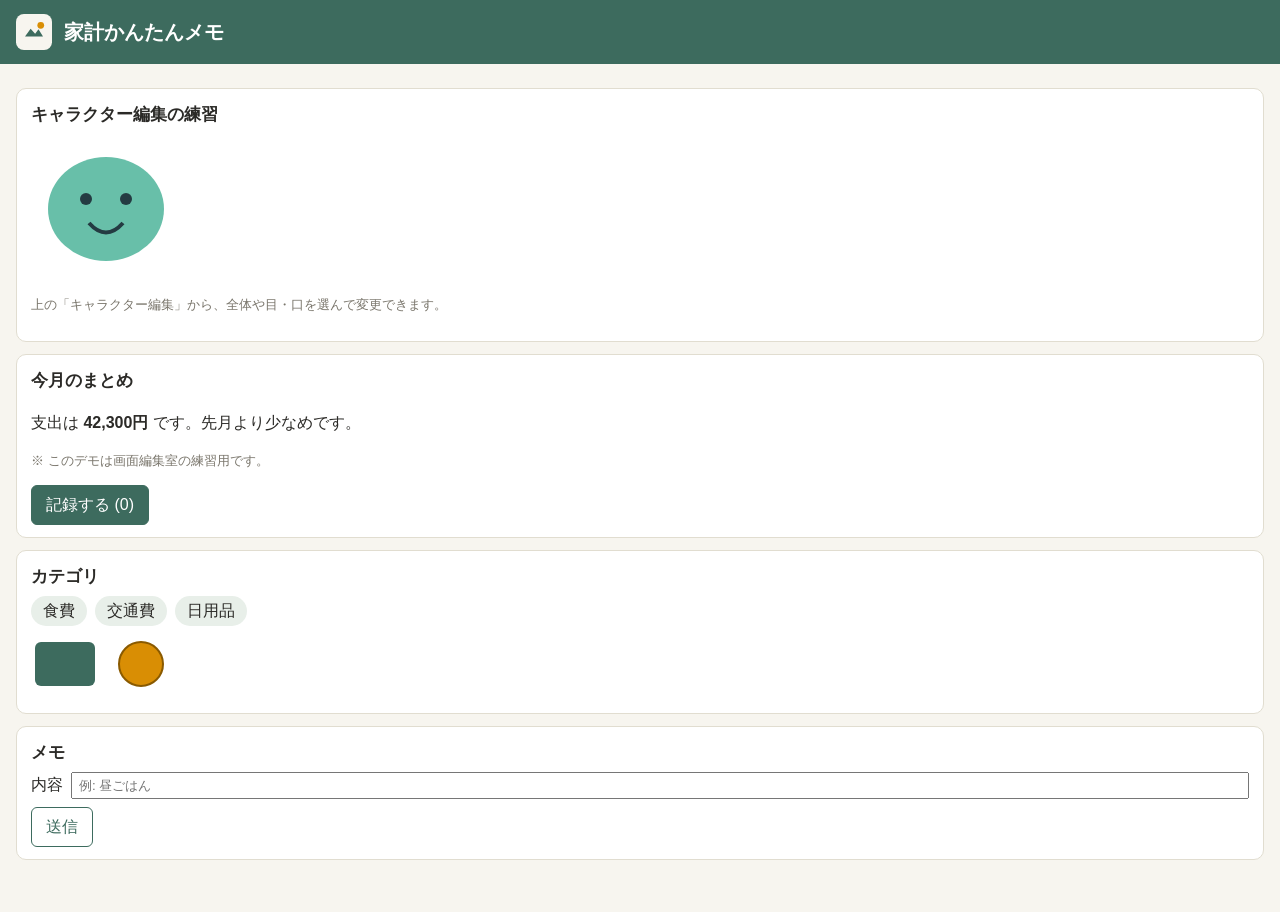
<file: skills/app-screen-studio/tool/demo/index.html>
<!doctype html>
<html lang="ja">
<head>
<meta charset="utf-8">
<meta name="viewport" content="width=device-width, initial-scale=1">
<title>デモ画面</title>
<link rel="stylesheet" href="demo.css">
</head>
<body>
<header class="top">
  <img id="logo" class="logo" src="logo.svg" alt="ロゴ">
  <h1 id="title" data-edit-id="demo-title" data-source="demo/index.html">家計かんたんメモ</h1>
</header>
<main class="wrap">
  <section class="card">
    <h2>キャラクター編集の練習</h2>
    <svg id="demo-mascot" data-character data-character-name="まめキャラ" width="150" height="140" viewBox="0 0 150 140" aria-label="まめキャラ">
      <ellipse data-edit-id="mascot-body" data-character-part="体" cx="75" cy="75" rx="58" ry="52" fill="#68bfa9"></ellipse>
      <circle data-edit-id="mascot-eye-left" data-character-part="左目" cx="55" cy="65" r="6" fill="#243b42"></circle>
      <circle data-edit-id="mascot-eye-right" data-character-part="右目" cx="95" cy="65" r="6" fill="#243b42"></circle>
      <path data-edit-id="mascot-mouth" data-character-part="口" d="M58 89 Q75 108 92 89" fill="none" stroke="#243b42" stroke-width="4"></path>
    </svg>
    <p class="note">上の「キャラクター編集」から、全体や目・口を選んで変更できます。</p>
  </section>
  <section class="card" id="summary">
    <h2>今月のまとめ</h2>
    <p class="lead">支出は <b>42,300円</b> です。先月より少なめです。</p>
    <p class="note" id="note">※ このデモは画面編集室の練習用です。</p>
    <button id="countBtn" class="primary">記録する (0)</button>
    <span id="result" class="result"></span>
  </section>
  <section class="card">
    <h2>カテゴリ</h2>
    <ul class="chips">
      <li class="chip">食費</li>
      <li class="chip">交通費</li>
      <li class="chip">日用品</li>
    </ul>
    <svg class="shapes" width="180" height="60" viewBox="0 0 180 60" aria-label="図形の例">
      <rect id="svgRect" x="4" y="8" width="60" height="44" rx="6" fill="#3d6b5e"></rect>
      <circle id="svgCircle" cx="110" cy="30" r="22" fill="#d98e04" stroke="#8a5a00" stroke-width="2"></circle>
    </svg>
  </section>
  <form id="memoForm" class="card">
    <h2>メモ</h2>
    <label>内容 <input type="text" name="memo" placeholder="例: 昼ごはん"></label>
    <button type="submit">送信</button>
  </form>
</main>
<script src="demo.js"></script>
</body>
</html>
</file>
<file: skills/app-screen-studio/tool/demo/demo.css>
body { margin:0; font:16px/1.6 "Yu Gothic UI","Meiryo",sans-serif; color:#2b2a27; background:#f7f5ef; }
.top { display:flex; align-items:center; gap:12px; padding:14px 16px; background:#3d6b5e; color:#fff; }
.top h1 { margin:0; font-size:20px; }
.logo { width:36px; height:36px; }
.wrap { padding:12px 16px 40px; }
.card { background:#fff; border:1px solid #e1ddd0; border-radius:10px; padding:12px 14px; margin:12px 0; }
.card h2 { margin:0 0 6px; font-size:17px; }
.note { color:#7a766c; font-size:13px; }
button { font:inherit; padding:6px 14px; border:1px solid #3d6b5e; background:#fff; color:#3d6b5e; border-radius:6px; }
button.primary { background:#3d6b5e; color:#fff; }
.result { margin-left:8px; color:#2f6b43; }
.chips { list-style:none; display:flex; gap:8px; padding:0; margin:0 0 8px; }
.chip { padding:2px 12px; background:#e8efe9; border-radius:999px; }
label { display:flex; gap:8px; margin-bottom:8px; }
input[type=text] { flex:1; padding:4px 6px; }
</file>
